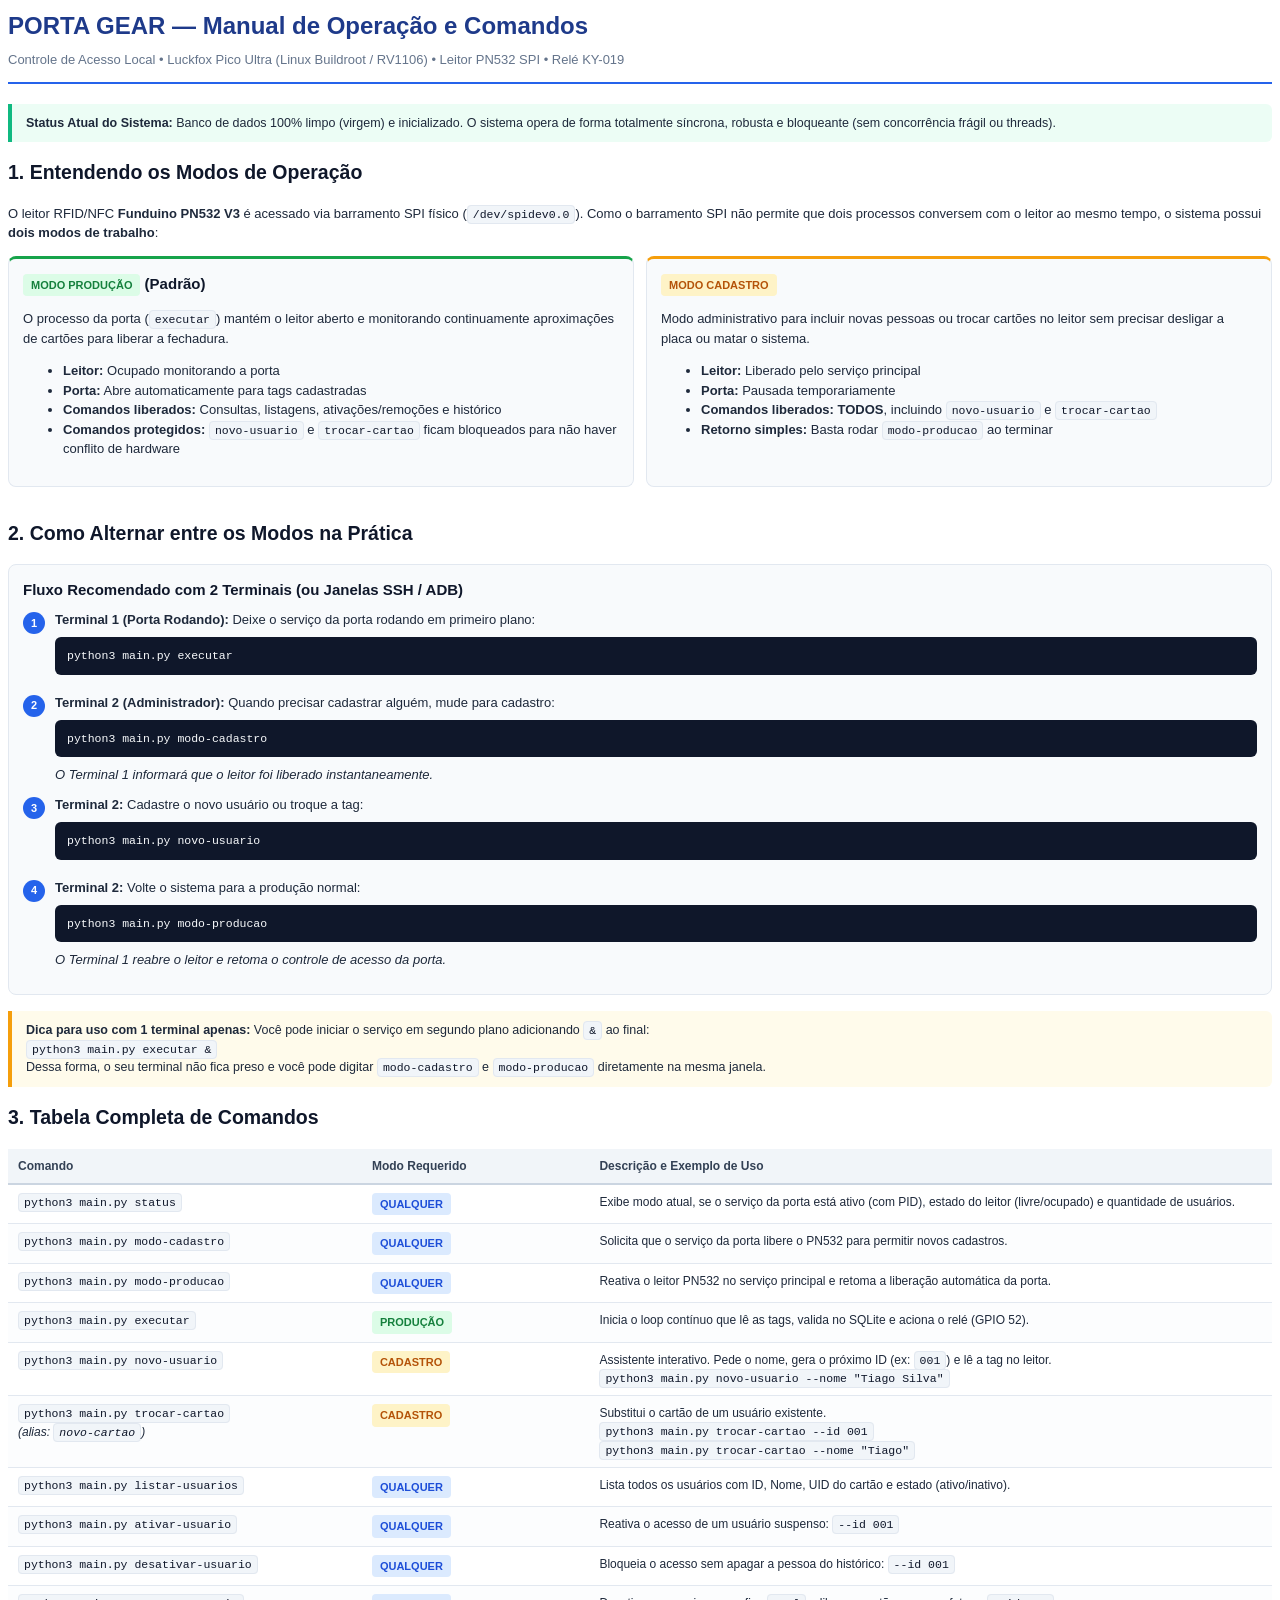
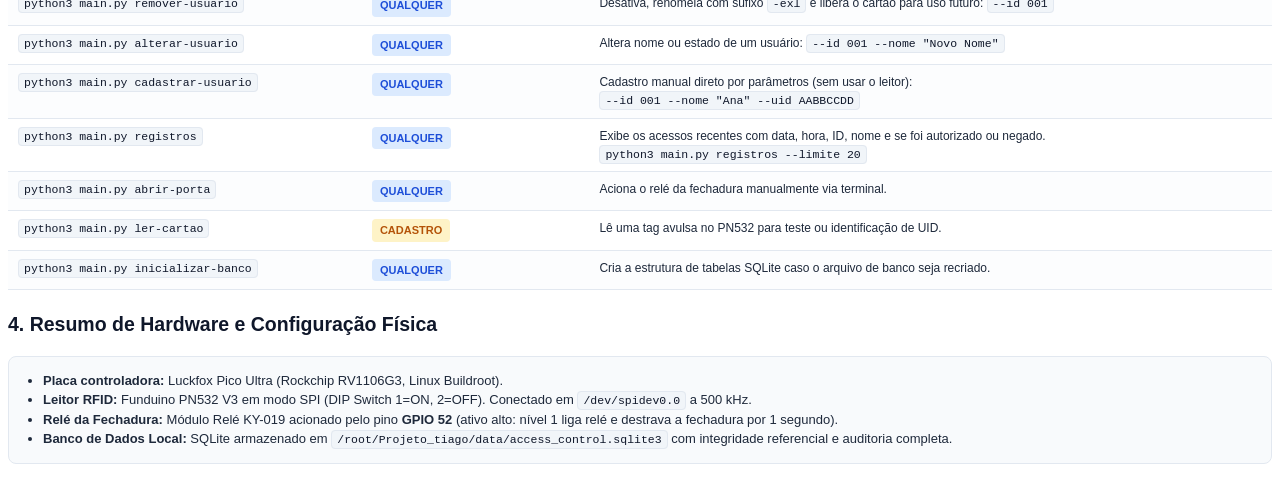
<file: docs/manual.html>
<!DOCTYPE html>
<html lang="pt-BR">
<head>
<meta charset="UTF-8">
<title>Manual Operacional - Sistema Porta GEAR</title>
<style>
  @page {
    size: A4;
    margin: 18mm 16mm 18mm 16mm;
    @bottom-right {
      content: counter(page);
    }
  }
  body {
    font-family: -apple-system, BlinkMacSystemFont, "Segoe UI", Roboto, Helvetica, Arial, sans-serif;
    color: #1e293b;
    line-height: 1.5;
    font-size: 13px;
    background: #ffffff;
  }
  h1, h2, h3, h4 {
    color: #0f172a;
    font-weight: 700;
  }
  .header {
    border-bottom: 2px solid #2563eb;
    padding-bottom: 12px;
    margin-bottom: 20px;
  }
  .header h1 {
    margin: 0 0 6px 0;
    font-size: 24px;
    color: #1e3a8a;
  }
  .header .sub {
    font-size: 13px;
    color: #64748b;
  }
  .badge {
    display: inline-block;
    padding: 3px 8px;
    border-radius: 4px;
    font-size: 11px;
    font-weight: 600;
    text-transform: uppercase;
  }
  .badge-blue { background: #dbeafe; color: #1d4ed8; }
  .badge-green { background: #dcfce7; color: #15803d; }
  .badge-amber { background: #fef3c7; color: #b45309; }

  .card {
    background: #f8fafc;
    border: 1px solid #e2e8f0;
    border-radius: 8px;
    padding: 14px;
    margin-bottom: 16px;
    page-break-inside: avoid;
  }
  .card h3 {
    margin-top: 0;
    margin-bottom: 8px;
    font-size: 15px;
  }

  table {
    width: 100%;
    border-collapse: collapse;
    margin: 12px 0 20px 0;
    font-size: 12px;
    page-break-inside: avoid;
  }
  th {
    background: #f1f5f9;
    color: #334155;
    text-align: left;
    padding: 8px 10px;
    border-bottom: 2px solid #cbd5e1;
    font-weight: 600;
  }
  td {
    padding: 8px 10px;
    border-bottom: 1px solid #e2e8f0;
    vertical-align: top;
  }
  tr:nth-child(even) {
    background: #fcfdfe;
  }

  code {
    font-family: Consolas, "Courier New", monospace;
    background: #f1f5f9;
    color: #0f172a;
    padding: 2px 5px;
    border-radius: 4px;
    font-size: 11.5px;
    border: 1px solid #e2e8f0;
  }
  pre {
    font-family: Consolas, "Courier New", monospace;
    background: #0f172a;
    color: #f8fafc;
    padding: 10px 12px;
    border-radius: 6px;
    font-size: 11.5px;
    overflow-x: auto;
    margin: 8px 0;
    page-break-inside: avoid;
  }
  pre code {
    background: transparent;
    color: inherit;
    padding: 0;
    border: none;
  }

  .alert {
    border-left: 4px solid #2563eb;
    background: #eff6ff;
    padding: 10px 14px;
    border-radius: 0 6px 6px 0;
    margin: 12px 0;
    font-size: 12.5px;
    page-break-inside: avoid;
  }
  .alert-warning {
    border-left-color: #f59e0b;
    background: #fffbeb;
  }
  .alert-success {
    border-left-color: #10b981;
    background: #ecfdf5;
  }

  .grid-2 {
    display: flex;
    gap: 12px;
    margin-bottom: 14px;
  }
  .grid-2 > div {
    flex: 1;
  }

  .step-box {
    display: flex;
    margin-bottom: 10px;
    align-items: flex-start;
  }
  .step-num {
    background: #2563eb;
    color: #fff;
    width: 22px;
    height: 22px;
    border-radius: 50%;
    display: flex;
    align-items: center;
    justify-content: center;
    font-weight: bold;
    font-size: 11px;
    margin-right: 10px;
    flex-shrink: 0;
    margin-top: 2px;
  }
  .step-content {
    flex: 1;
  }

  .page-break {
    page-break-before: always;
  }
</style>
</head>
<body>

<div class="header">
  <h1>PORTA GEAR — Manual de Operação e Comandos</h1>
  <div class="sub">
    Controle de Acesso Local • Luckfox Pico Ultra (Linux Buildroot / RV1106) • Leitor PN532 SPI • Relé KY-019
  </div>
</div>

<div class="alert alert-success">
  <strong>Status Atual do Sistema:</strong> Banco de dados 100% limpo (virgem) e inicializado. O sistema opera de forma totalmente síncrona, robusta e bloqueante (sem concorrência frágil ou threads).
</div>

<h2>1. Entendendo os Modos de Operação</h2>
<p>
O leitor RFID/NFC <strong>Funduino PN532 V3</strong> é acessado via barramento SPI físico (<code>/dev/spidev0.0</code>). 
Como o barramento SPI não permite que dois processos conversem com o leitor ao mesmo tempo, o sistema possui <strong>dois modos de trabalho</strong>:
</p>

<div class="grid-2">
  <div class="card" style="border-top: 3px solid #16a34a;">
    <h3><span class="badge badge-green">Modo Produção</span> (Padrão)</h3>
    <p>O processo da porta (<code>executar</code>) mantém o leitor aberto e monitorando continuamente aproximações de cartões para liberar a fechadura.</p>
    <ul>
      <li><strong>Leitor:</strong> Ocupado monitorando a porta</li>
      <li><strong>Porta:</strong> Abre automaticamente para tags cadastradas</li>
      <li><strong>Comandos liberados:</strong> Consultas, listagens, ativações/remoções e histórico</li>
      <li><strong>Comandos protegidos:</strong> <code>novo-usuario</code> e <code>trocar-cartao</code> ficam bloqueados para não haver conflito de hardware</li>
    </ul>
  </div>

  <div class="card" style="border-top: 3px solid #f59e0b;">
    <h3><span class="badge badge-amber">Modo Cadastro</span></h3>
    <p>Modo administrativo para incluir novas pessoas ou trocar cartões no leitor sem precisar desligar a placa ou matar o sistema.</p>
    <ul>
      <li><strong>Leitor:</strong> Liberado pelo serviço principal</li>
      <li><strong>Porta:</strong> Pausada temporariamente</li>
      <li><strong>Comandos liberados:</strong> <strong>TODOS</strong>, incluindo <code>novo-usuario</code> e <code>trocar-cartao</code></li>
      <li><strong>Retorno simples:</strong> Basta rodar <code>modo-producao</code> ao terminar</li>
    </ul>
  </div>
</div>

<h2>2. Como Alternar entre os Modos na Prática</h2>

<div class="card">
  <h3>Fluxo Recomendado com 2 Terminais (ou Janelas SSH / ADB)</h3>
  
  <div class="step-box">
    <div class="step-num">1</div>
    <div class="step-content">
      <strong>Terminal 1 (Porta Rodando):</strong> Deixe o serviço da porta rodando em primeiro plano:
      <pre><code>python3 main.py executar</code></pre>
    </div>
  </div>

  <div class="step-box">
    <div class="step-num">2</div>
    <div class="step-content">
      <strong>Terminal 2 (Administrador):</strong> Quando precisar cadastrar alguém, mude para cadastro:
      <pre><code>python3 main.py modo-cadastro</code></pre>
      <em>O Terminal 1 informará que o leitor foi liberado instantaneamente.</em>
    </div>
  </div>

  <div class="step-box">
    <div class="step-num">3</div>
    <div class="step-content">
      <strong>Terminal 2:</strong> Cadastre o novo usuário ou troque a tag:
      <pre><code>python3 main.py novo-usuario</code></pre>
    </div>
  </div>

  <div class="step-box">
    <div class="step-num">4</div>
    <div class="step-content">
      <strong>Terminal 2:</strong> Volte o sistema para a produção normal:
      <pre><code>python3 main.py modo-producao</code></pre>
      <em>O Terminal 1 reabre o leitor e retoma o controle de acesso da porta.</em>
    </div>
  </div>
</div>

<div class="alert alert-warning">
  <strong>Dica para uso com 1 terminal apenas:</strong> Você pode iniciar o serviço em segundo plano adicionando <code>&</code> ao final:
  <br><code>python3 main.py executar &</code>
  <br>Dessa forma, o seu terminal não fica preso e você pode digitar <code>modo-cadastro</code> e <code>modo-producao</code> diretamente na mesma janela.
</div>

<div class="page-break"></div>

<h2>3. Tabela Completa de Comandos</h2>

<table>
  <thead>
    <tr>
      <th style="width: 28%;">Comando</th>
      <th style="width: 18%;">Modo Requerido</th>
      <th>Descrição e Exemplo de Uso</th>
    </tr>
  </thead>
  <tbody>
    <tr>
      <td><code>python3 main.py status</code></td>
      <td><span class="badge badge-blue">Qualquer</span></td>
      <td>Exibe modo atual, se o serviço da porta está ativo (com PID), estado do leitor (livre/ocupado) e quantidade de usuários.</td>
    </tr>
    <tr>
      <td><code>python3 main.py modo-cadastro</code></td>
      <td><span class="badge badge-blue">Qualquer</span></td>
      <td>Solicita que o serviço da porta libere o PN532 para permitir novos cadastros.</td>
    </tr>
    <tr>
      <td><code>python3 main.py modo-producao</code></td>
      <td><span class="badge badge-blue">Qualquer</span></td>
      <td>Reativa o leitor PN532 no serviço principal e retoma a liberação automática da porta.</td>
    </tr>
    <tr>
      <td><code>python3 main.py executar</code></td>
      <td><span class="badge badge-green">Produção</span></td>
      <td>Inicia o loop contínuo que lê as tags, valida no SQLite e aciona o relé (GPIO 52).</td>
    </tr>
    <tr>
      <td><code>python3 main.py novo-usuario</code></td>
      <td><span class="badge badge-amber">Cadastro</span></td>
      <td>
        Assistente interativo. Pede o nome, gera o próximo ID (ex: <code>001</code>) e lê a tag no leitor.<br>
        <code>python3 main.py novo-usuario --nome "Tiago Silva"</code>
      </td>
    </tr>
    <tr>
      <td><code>python3 main.py trocar-cartao</code><br><em>(alias: <code>novo-cartao</code>)</em></td>
      <td><span class="badge badge-amber">Cadastro</span></td>
      <td>
        Substitui o cartão de um usuário existente.<br>
        <code>python3 main.py trocar-cartao --id 001</code><br>
        <code>python3 main.py trocar-cartao --nome "Tiago"</code>
      </td>
    </tr>
    <tr>
      <td><code>python3 main.py listar-usuarios</code></td>
      <td><span class="badge badge-blue">Qualquer</span></td>
      <td>Lista todos os usuários com ID, Nome, UID do cartão e estado (ativo/inativo).</td>
    </tr>
    <tr>
      <td><code>python3 main.py ativar-usuario</code></td>
      <td><span class="badge badge-blue">Qualquer</span></td>
      <td>Reativa o acesso de um usuário suspenso: <code>--id 001</code></td>
    </tr>
    <tr>
      <td><code>python3 main.py desativar-usuario</code></td>
      <td><span class="badge badge-blue">Qualquer</span></td>
      <td>Bloqueia o acesso sem apagar a pessoa do histórico: <code>--id 001</code></td>
    </tr>
    <tr>
      <td><code>python3 main.py remover-usuario</code></td>
      <td><span class="badge badge-blue">Qualquer</span></td>
      <td>Desativa, renomeia com sufixo <code>-exl</code> e libera o cartão para uso futuro: <code>--id 001</code></td>
    </tr>
    <tr>
      <td><code>python3 main.py alterar-usuario</code></td>
      <td><span class="badge badge-blue">Qualquer</span></td>
      <td>Altera nome ou estado de um usuário: <code>--id 001 --nome "Novo Nome"</code></td>
    </tr>
    <tr>
      <td><code>python3 main.py cadastrar-usuario</code></td>
      <td><span class="badge badge-blue">Qualquer</span></td>
      <td>Cadastro manual direto por parâmetros (sem usar o leitor):<br><code>--id 001 --nome "Ana" --uid AABBCCDD</code></td>
    </tr>
    <tr>
      <td><code>python3 main.py registros</code></td>
      <td><span class="badge badge-blue">Qualquer</span></td>
      <td>Exibe os acessos recentes com data, hora, ID, nome e se foi autorizado ou negado.<br><code>python3 main.py registros --limite 20</code></td>
    </tr>
    <tr>
      <td><code>python3 main.py abrir-porta</code></td>
      <td><span class="badge badge-blue">Qualquer</span></td>
      <td>Aciona o relé da fechadura manualmente via terminal.</td>
    </tr>
    <tr>
      <td><code>python3 main.py ler-cartao</code></td>
      <td><span class="badge badge-amber">Cadastro</span></td>
      <td>Lê uma tag avulsa no PN532 para teste ou identificação de UID.</td>
    </tr>
    <tr>
      <td><code>python3 main.py inicializar-banco</code></td>
      <td><span class="badge badge-blue">Qualquer</span></td>
      <td>Cria a estrutura de tabelas SQLite caso o arquivo de banco seja recriado.</td>
    </tr>
  </tbody>
</table>

<h2>4. Resumo de Hardware e Configuração Física</h2>
<div class="card">
  <ul style="margin: 0; padding-left: 20px;">
    <li><strong>Placa controladora:</strong> Luckfox Pico Ultra (Rockchip RV1106G3, Linux Buildroot).</li>
    <li><strong>Leitor RFID:</strong> Funduino PN532 V3 em modo SPI (DIP Switch 1=ON, 2=OFF). Conectado em <code>/dev/spidev0.0</code> a 500 kHz.</li>
    <li><strong>Relé da Fechadura:</strong> Módulo Relé KY-019 acionado pelo pino <strong>GPIO 52</strong> (ativo alto: nível 1 liga relé e destrava a fechadura por 1 segundo).</li>
    <li><strong>Banco de Dados Local:</strong> SQLite armazenado em <code>/root/Projeto_tiago/data/access_control.sqlite3</code> com integridade referencial e auditoria completa.</li>
  </ul>
</div>

</body>
</html>
</file>
